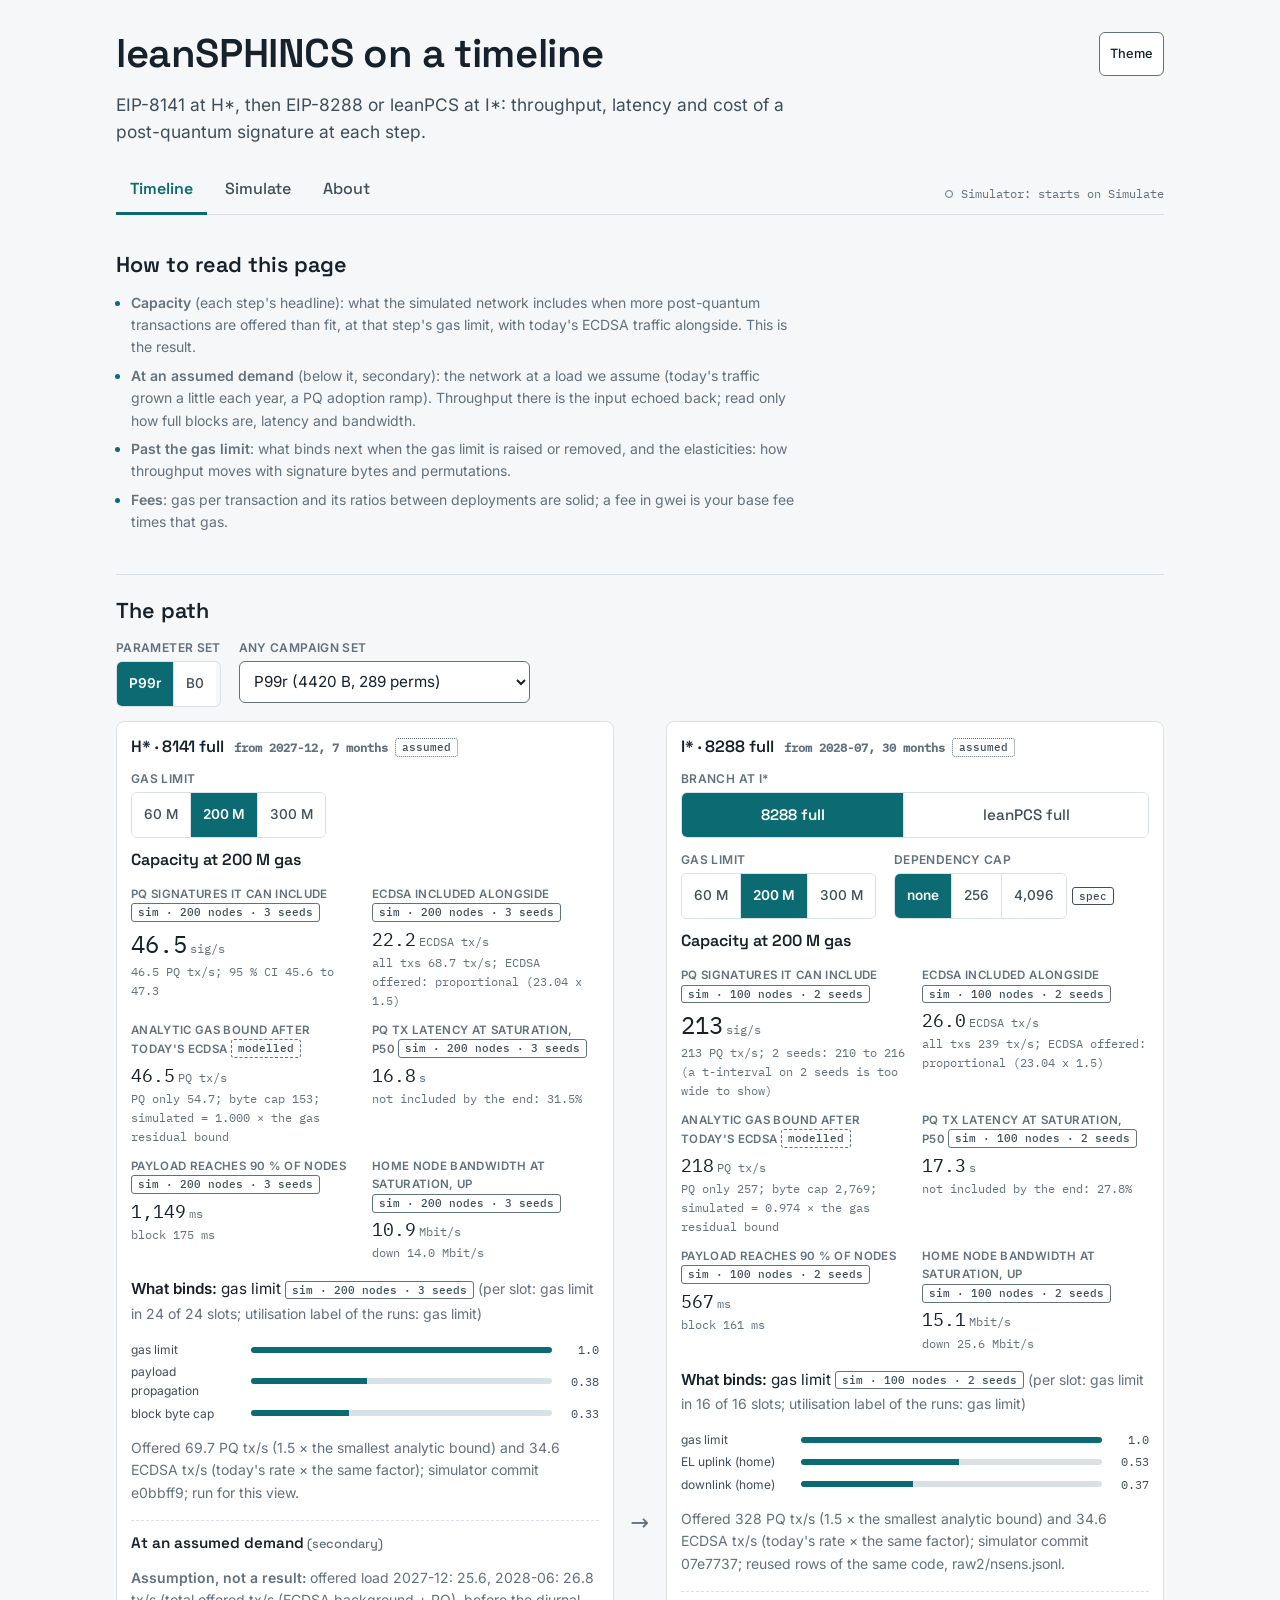
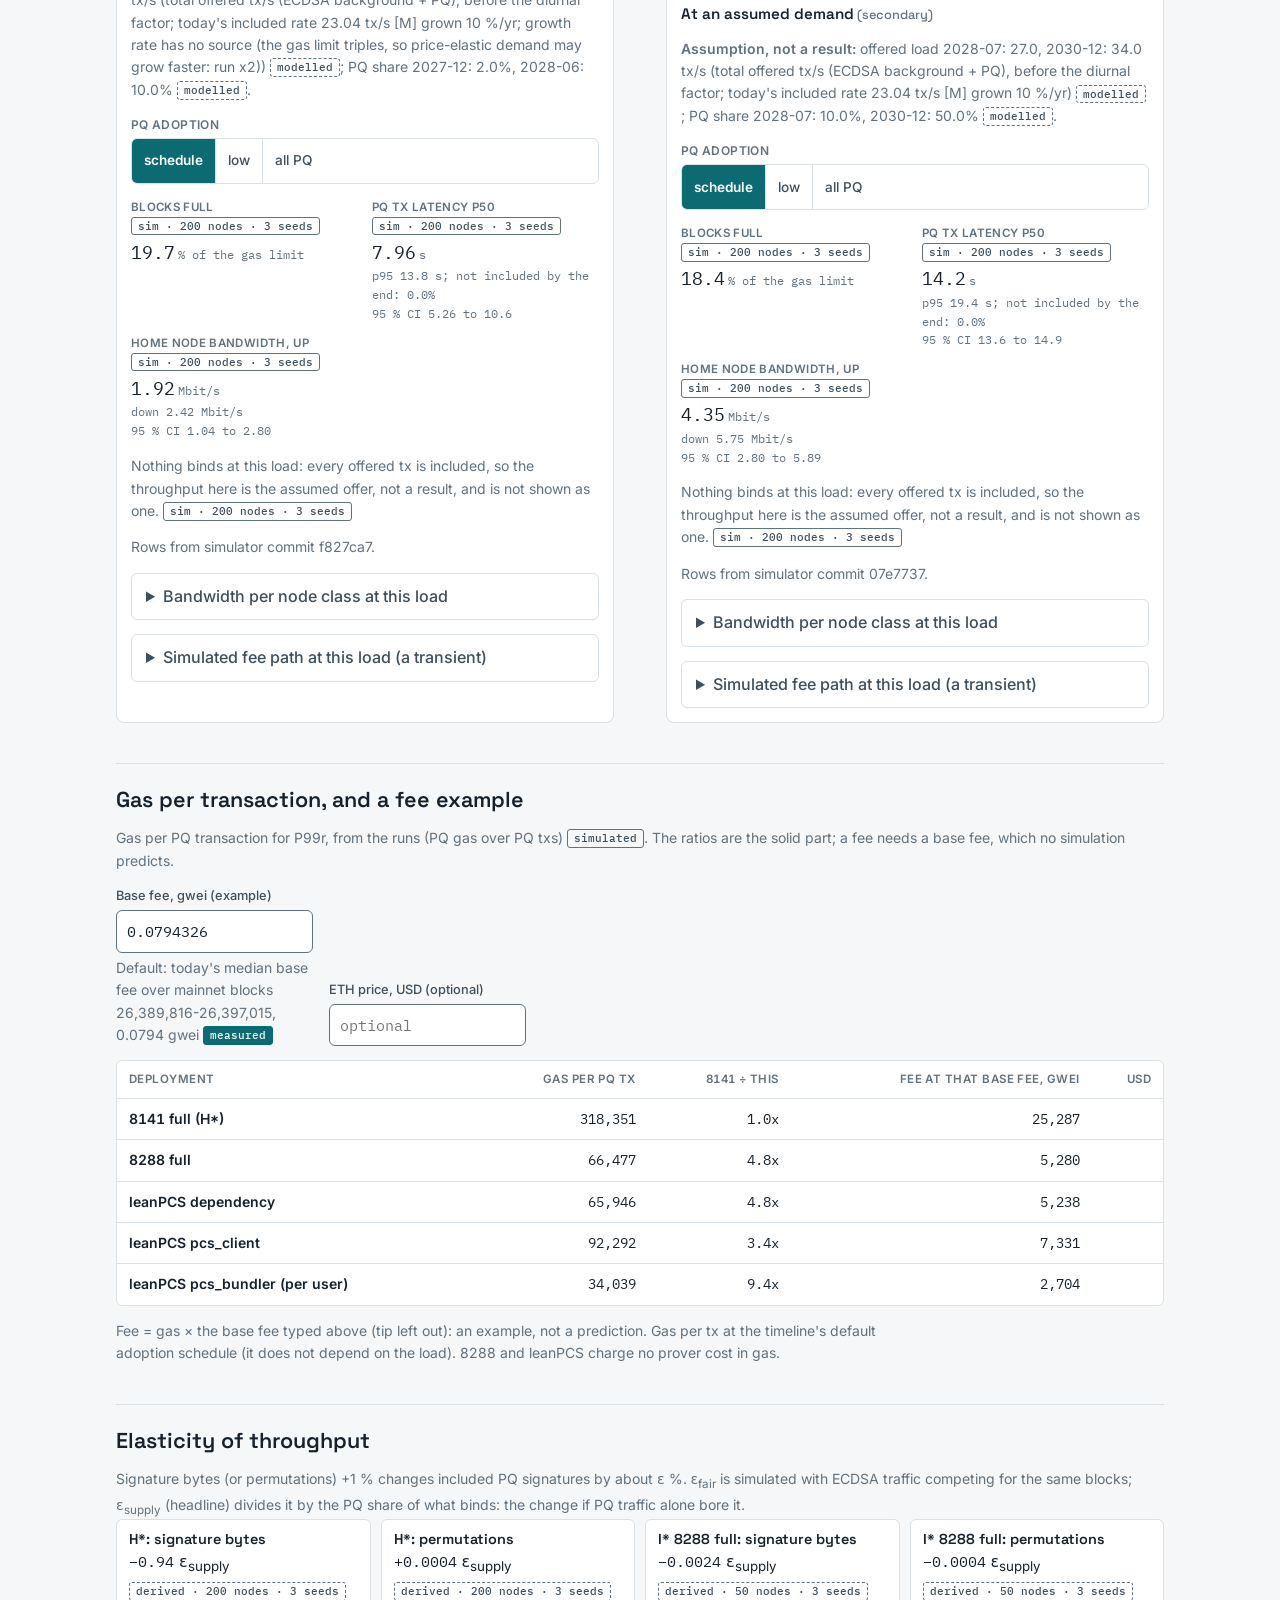
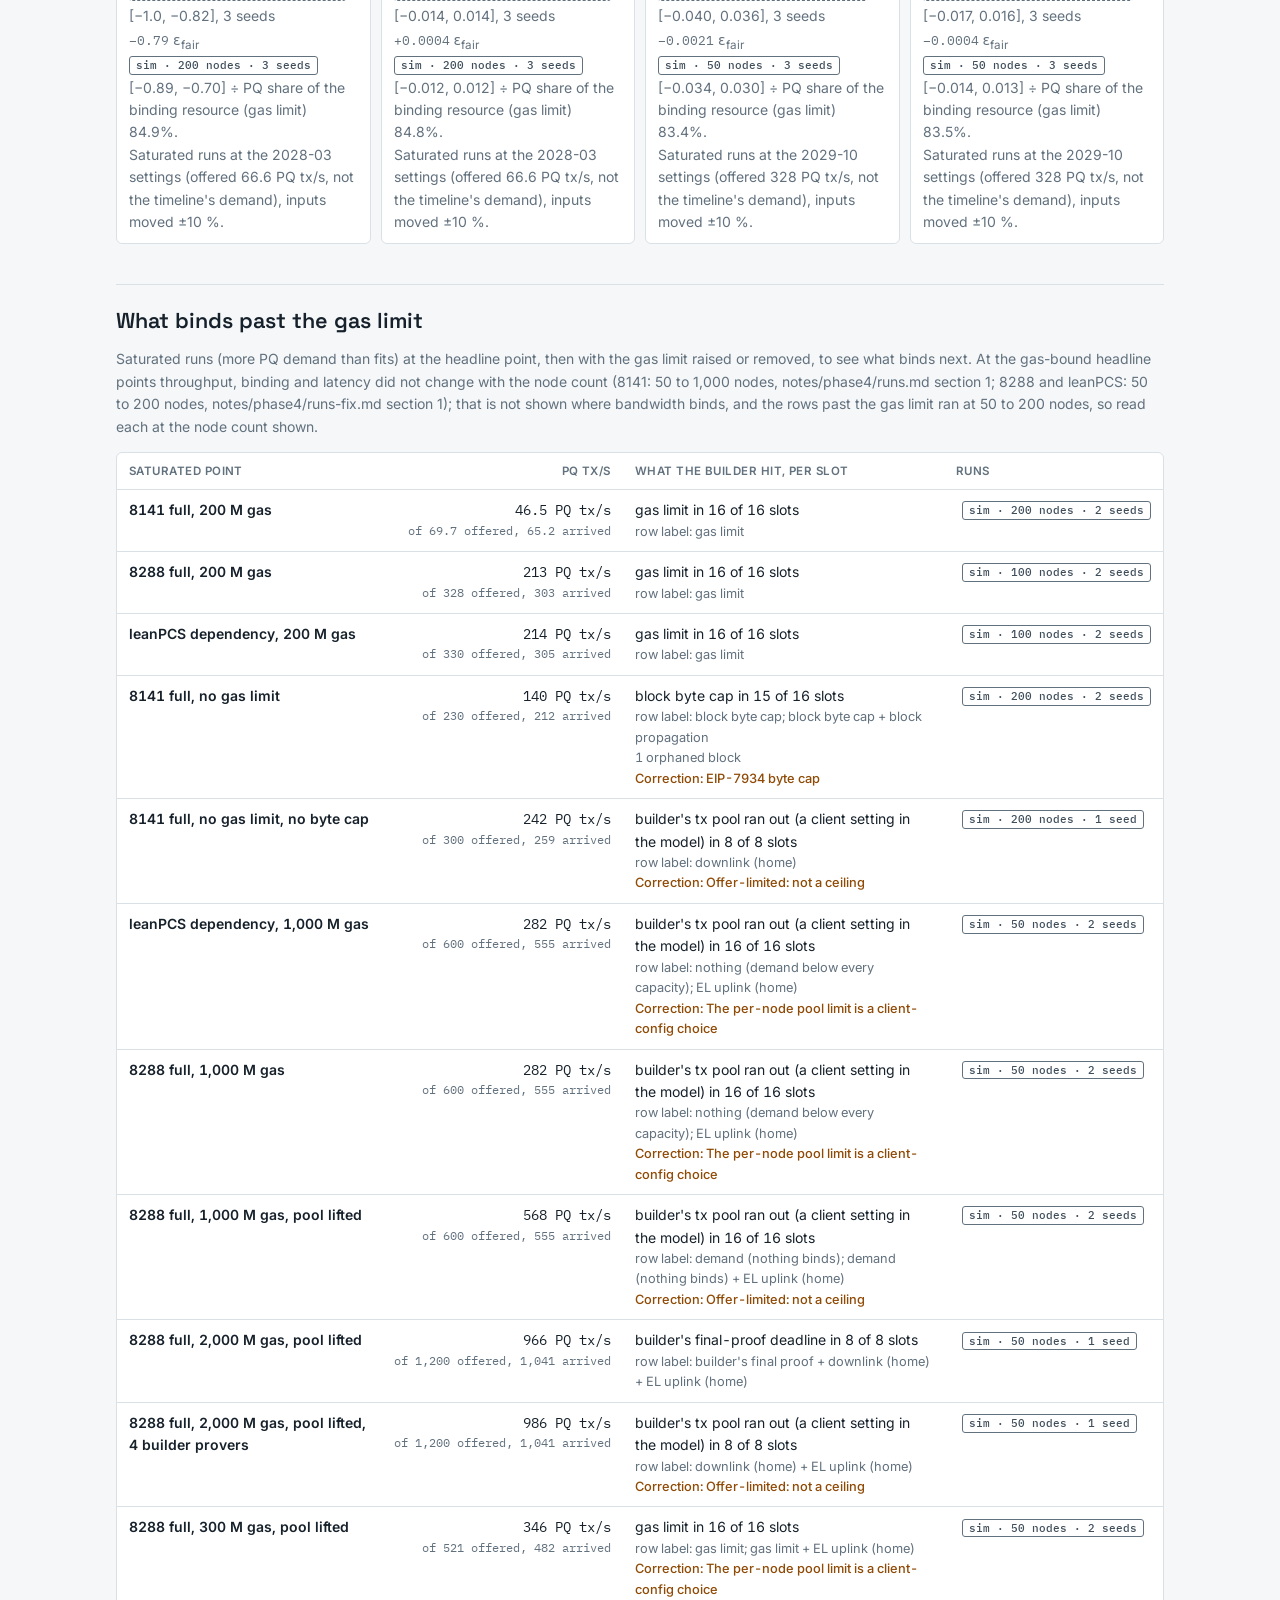
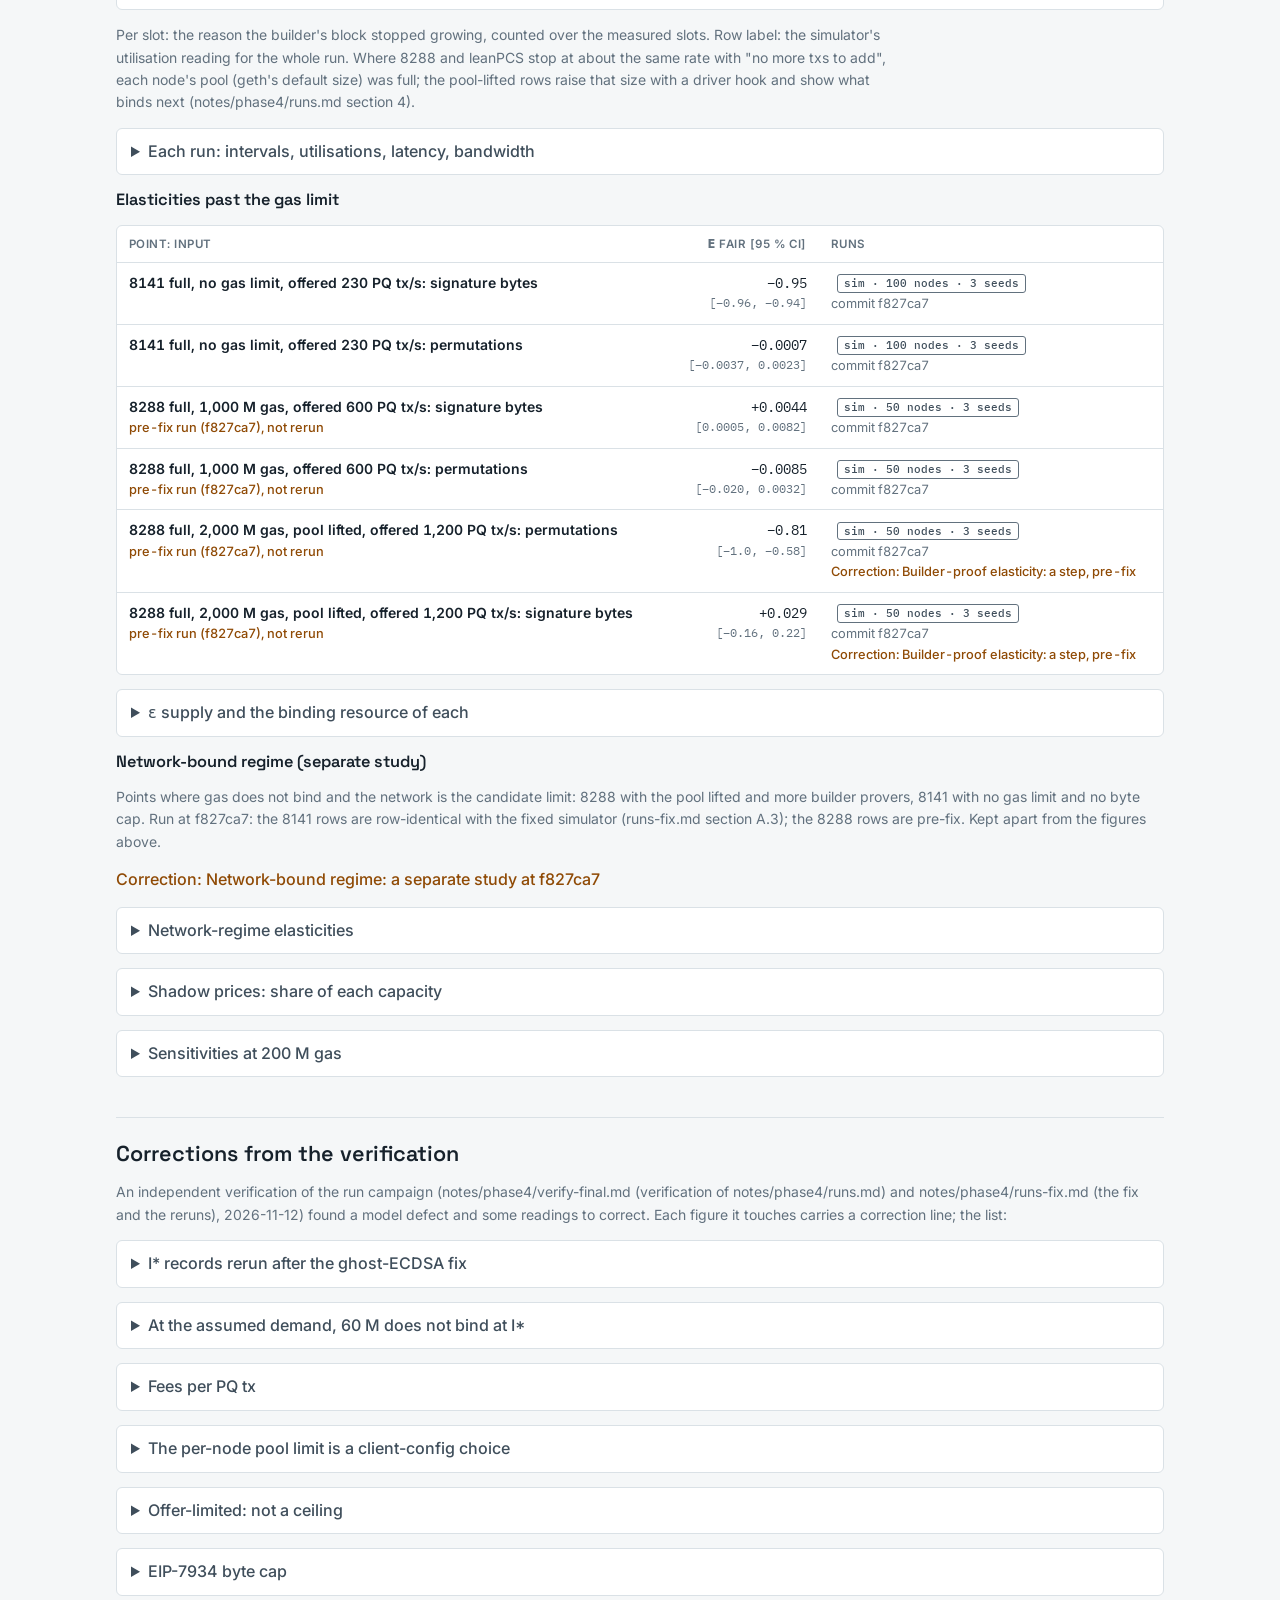
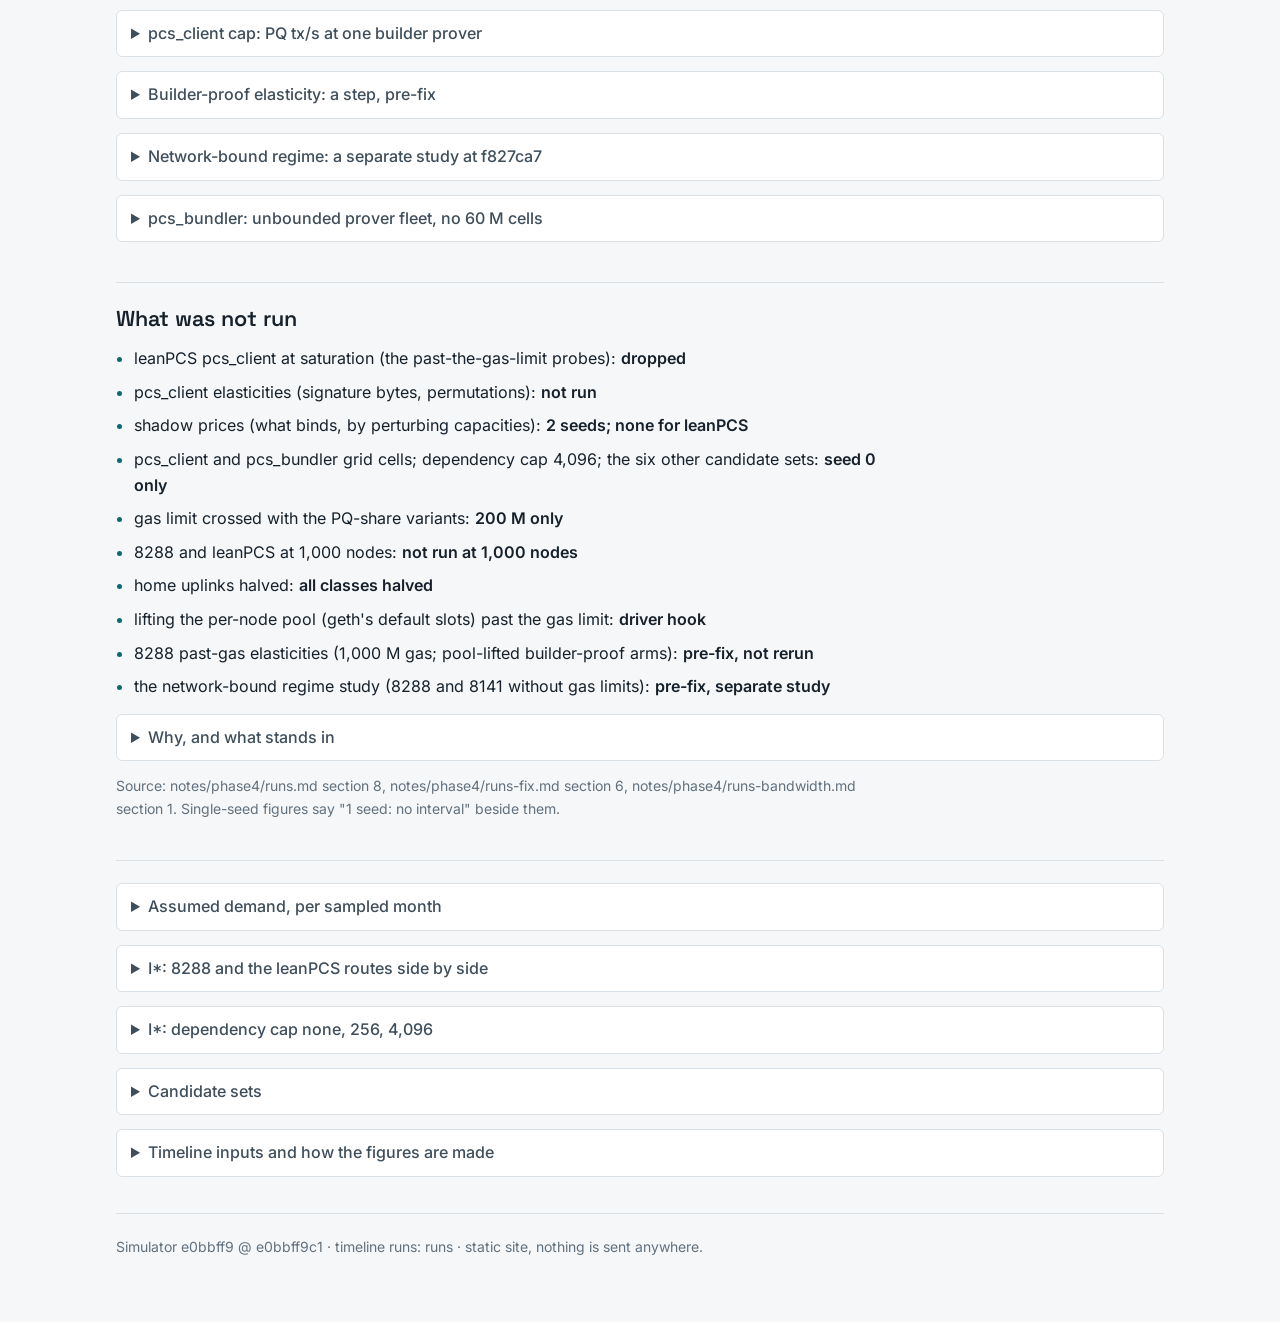
<file: index.html>
<!doctype html>
<html lang="en">
<head>
<meta charset="utf-8">
<meta name="viewport" content="width=device-width, initial-scale=1">
<meta name="color-scheme" content="light dark">
<title>leanSPHINCS timeline</title>
<meta name="description" content="Three deployments of a post-quantum signature on one timeline: EIP-8141 at H*, then EIP-8288 or leanPCS at I*, with the campaign's v3 network simulator running in the browser.">
<link rel="icon" href="favicon.svg" type="image/svg+xml">
<link rel="stylesheet" href="app.css">
<script type="module" src="js/main.mjs"></script>
</head>
<body>
<div class="page">

<header class="top">
  <div class="top-row">
    <h1>leanSPHINCS on a timeline</h1>
    <button type="button" class="theme-toggle" id="theme-toggle" aria-label="Switch colour theme">Theme</button>
  </div>
  <p class="lede">EIP-8141 at H*, then EIP-8288 or leanPCS at I*: throughput, latency and cost of a post-quantum signature at each step.</p>
  <div class="bar">
    <nav class="tabs" aria-label="Views">
      <a href="#timeline" data-view="timeline">Timeline</a>
      <a href="#simulate" data-view="simulate">Simulate</a>
      <a href="#about" data-view="about">About</a>
    </nav>
    <p class="engine-status" id="engine-status" role="status" aria-live="polite" data-state="idle">Simulator: starts on Simulate</p>
  </div>
</header>

<noscript><p class="fatal">This page needs JavaScript: it draws its figures from JSON files and runs the simulator in a Web Worker.</p></noscript>
<p class="fatal" id="fatal" role="alert" hidden></p>

<main id="view-timeline" class="view" data-view="timeline" hidden>
  <p class="fixture-banner" id="fixture-banner" hidden></p>
  <section aria-labelledby="tl-read-h" class="howto">
    <h2 id="tl-read-h">How to read this page</h2>
    <ul class="plain small">
      <li><strong>Capacity</strong> (each step's headline): what the simulated network includes when more post-quantum transactions are offered than fit, at that step's gas limit, with today's ECDSA traffic alongside. This is the result.</li>
      <li><strong>At an assumed demand</strong> (below it, secondary): the network at a load we assume (today's traffic grown a little each year, a PQ adoption ramp). Throughput there is the input echoed back; read only how full blocks are, latency and bandwidth.</li>
      <li><strong>Past the gas limit</strong>: what binds next when the gas limit is raised or removed, and the elasticities: how throughput moves with signature bytes and permutations.</li>
      <li><strong>Fees</strong>: gas per transaction and its ratios between deployments are solid; a fee in gwei is your base fee times that gas.</li>
    </ul>
  </section>
  <section aria-labelledby="tl-h">
    <h2 id="tl-h">The path</h2>
    <div id="tl-global" class="ctls"></div>
    <div id="tl-path" class="path"></div>
  </section>
  <section aria-labelledby="tl-gas-h">
    <h2 id="tl-gas-h">Gas per transaction, and a fee example</h2>
    <div id="tl-gas" class="stack"></div>
  </section>
  <section aria-labelledby="tl-eps-h">
    <h2 id="tl-eps-h">Elasticity of throughput</h2>
    <div id="tl-eps"></div>
  </section>
  <section aria-labelledby="tl-beyond-h">
    <h2 id="tl-beyond-h">What binds past the gas limit</h2>
    <div id="tl-beyond" class="stack"></div>
  </section>
  <section aria-labelledby="tl-corr-h">
    <h2 id="tl-corr-h">Corrections from the verification</h2>
    <div id="tl-corrections" class="stack"></div>
  </section>
  <section aria-labelledby="tl-dropped-h">
    <h2 id="tl-dropped-h">What was not run</h2>
    <div id="tl-dropped" class="stack"></div>
  </section>
  <section aria-labelledby="tl-more-h">
    <h2 id="tl-more-h" class="sr-only">More</h2>
    <div id="tl-more" class="stack"></div>
  </section>
</main>

<main id="view-simulate" class="view" data-view="simulate" hidden>
  <section aria-labelledby="sim-h">
    <h2 id="sim-h">Run the simulator here</h2>
    <p class="small" id="sim-intro"></p>
    <form id="sim-form" novalidate>
      <div id="sim-fields" class="stack"></div>
      <p class="small" id="sim-limits"></p>
      <div class="actions">
        <button type="submit" class="primary" id="sim-run">Run</button>
        <button type="button" id="sim-cancel" disabled>Cancel</button>
        <p class="status" id="sim-status" role="status" aria-live="polite"></p>
      </div>
      <div class="progress"><progress id="sim-progress" max="1" value="0" hidden></progress><span class="small" id="sim-progress-text"></span></div>
    </form>
  </section>
  <section aria-labelledby="sim-res-h" id="sim-result-section">
    <h2 id="sim-res-h">Result</h2>
    <div id="sim-result"><p class="small dim">No run yet.</p></div>
  </section>
</main>

<main id="view-about" class="view" data-view="about" hidden>
  <section aria-labelledby="ab-h">
    <h2 id="ab-h">About</h2>
    <div id="ab-body" class="stack"></div>
  </section>
</main>

<footer>
  <p id="build-line">Static site; nothing is sent anywhere.</p>
</footer>
</div>
</body>
</html>
</file>
<file: app.css>
/* The tool shares the visual language of the one-page summary
   (share/leansphincs-scenarios.html): its colour tokens, the three typefaces,
   the table style and the evidence chips. Fonts are vendored in fonts/ (SIL
   Open Font License); no request leaves the site. */

@font-face {
  font-family: "Inter";
  font-style: normal;
  font-weight: 400 600;
  font-display: swap;
  src: url("fonts/inter-var.woff2") format("woff2");
}
@font-face {
  font-family: "Space Grotesk";
  font-style: normal;
  font-weight: 500 600;
  font-display: swap;
  src: url("fonts/space-grotesk-var.woff2") format("woff2");
}
@font-face {
  font-family: "IBM Plex Mono";
  font-style: normal;
  font-weight: 400;
  font-display: swap;
  src: url("fonts/plex-mono-400.woff2") format("woff2");
}
@font-face {
  font-family: "IBM Plex Mono";
  font-style: normal;
  font-weight: 500;
  font-display: swap;
  src: url("fonts/plex-mono-500.woff2") format("woff2");
}

:root {
  --bg: #F5F7F8;
  --surface: #FFFFFF;
  --ink: #16212B;
  --ink-2: #3F4E5B;
  --muted: #62717E;
  --rule: #DAE1E6;
  --accent: #0B6A72;
  --accent-soft: #E1EFF0;
  --warn: #8F4A05;
  --warn-soft: #FBEFDD;
  --font-display: "Space Grotesk", "Helvetica Neue", Arial, sans-serif;
  --font-body: "Inter", system-ui, -apple-system, "Segoe UI", Roboto, sans-serif;
  --font-data: "IBM Plex Mono", ui-monospace, "SFMono-Regular", Menlo, Consolas, monospace;
  color-scheme: light;
}
@media (prefers-color-scheme: dark) {
  :root:not([data-theme="light"]) {
    --bg: #0E141A; --surface: #151D25; --ink: #E7EDF2; --ink-2: #C3CDD6; --muted: #93A2B0;
    --rule: #27333E; --accent: #62C6CC; --accent-soft: #11333A; --warn: #F0B36A; --warn-soft: #33250F;
    color-scheme: dark;
  }
}
:root[data-theme="dark"] {
  --bg: #0E141A; --surface: #151D25; --ink: #E7EDF2; --ink-2: #C3CDD6; --muted: #93A2B0;
  --rule: #27333E; --accent: #62C6CC; --accent-soft: #11333A; --warn: #F0B36A; --warn-soft: #33250F;
  color-scheme: dark;
}

*, *::before, *::after { box-sizing: border-box; }
html { -webkit-text-size-adjust: 100%; }
body {
  margin: 0;
  background: var(--bg);
  color: var(--ink);
  font-family: var(--font-body);
  font-size: 16px;
  line-height: 1.6;
}
[hidden] { display: none !important; }

.page {
  max-width: 1080px;
  margin-inline: auto;
  padding-block: 32px 64px;
  padding-left: max(16px, env(safe-area-inset-left, 0px));
  padding-right: max(16px, env(safe-area-inset-right, 0px));
  display: flex;
  flex-direction: column;
  gap: 36px;
}
.page > header, .page > footer, .view > section {
  display: flex;
  flex-direction: column;
  gap: 14px;
  min-width: 0;
}
.view { display: flex; flex-direction: column; gap: 40px; min-width: 0; }
.view > section { border-top: 1px solid var(--rule); padding-top: 22px; }
.view > section:first-child { border-top: 0; padding-top: 0; }
.page > footer { border-top: 1px solid var(--rule); padding-top: 22px; color: var(--muted); font-size: 0.875rem; }

.eyebrow {
  font-family: var(--font-data);
  font-size: 0.75rem;
  letter-spacing: 0.08em;
  text-transform: uppercase;
  color: var(--accent);
  margin: 0;
}
h1, h2, h3, h4 { font-family: var(--font-display); font-weight: 600; margin: 0; text-wrap: balance; }
h1 { font-size: clamp(1.7rem, 4.4vw, 2.5rem); line-height: 1.12; letter-spacing: -0.01em; }
h2 { font-size: 1.35rem; line-height: 1.25; }
h3 { font-size: 1.02rem; line-height: 1.3; }
h4 { font-size: 0.95rem; line-height: 1.3; }
p { margin: 0; }
a { color: var(--accent); text-underline-offset: 2px; }
.prose { max-width: 68ch; display: flex; flex-direction: column; gap: 12px; }
.lede { font-size: 1.08rem; color: var(--ink-2); max-width: 62ch; }
.small { font-size: 0.875rem; color: var(--muted); }
code, .mono { font-family: var(--font-data); font-size: 0.92em; }
strong { font-weight: 600; }
.stack { display: flex; flex-direction: column; gap: 14px; min-width: 0; }

:focus-visible { outline: 2px solid var(--accent); outline-offset: 2px; border-radius: 3px; }

/* evidence chips: solid = measured, outlined accent = counted, outlined neutral = simulated, dashed = modelled */
.ev {
  display: inline-block;
  font-family: var(--font-data);
  font-size: 0.7rem;
  font-weight: 500;
  line-height: 1.5;
  padding: 0 6px;
  border-radius: 3px;
  border: 1px solid var(--muted);
  color: var(--ink-2);
  white-space: nowrap;
  vertical-align: 0.08em;
}
.ev.m { background: var(--accent); border-color: var(--accent); color: var(--surface); }
.ev.c { border-color: var(--accent); color: var(--accent); }
.ev.o { border-style: dashed; }
.legend { display: flex; flex-wrap: wrap; gap: 8px 20px; list-style: none; padding: 0; margin: 0; font-size: 0.875rem; color: var(--ink-2); }
.legend li { display: flex; gap: 8px; align-items: baseline; }
.rawtag { font-family: var(--font-data); font-size: 0.86em; color: var(--muted); }

/* view switch and simulator status */
.bar {
  display: flex; flex-wrap: wrap; align-items: flex-end; justify-content: space-between;
  gap: 8px 24px; border-bottom: 1px solid var(--rule); margin-top: 6px;
}
.tabs { display: flex; gap: 4px; }
.tabs a {
  display: inline-block; padding: 10px 14px; margin-bottom: -1px;
  font-family: var(--font-display); font-weight: 500; font-size: 1rem;
  color: var(--ink-2); text-decoration: none;
  border-bottom: 3px solid transparent; border-radius: 4px 4px 0 0;
}
.tabs a:hover { color: var(--ink); background: var(--accent-soft); }
.tabs a[aria-current="page"] { color: var(--accent); border-bottom-color: var(--accent); font-weight: 600; }
.engine-status {
  font-family: var(--font-data); font-size: 0.75rem; color: var(--muted);
  padding: 0 0 10px; min-height: 2.2em; display: flex; align-items: center; gap: 8px;
}
.engine-status::before {
  content: ""; width: 8px; height: 8px; border-radius: 50%; flex: none;
  border: 1.5px solid var(--muted); background: transparent;
}
.engine-status[data-state="ready"]::before { background: var(--accent); border-color: var(--accent); }
.engine-status[data-state="running"]::before { background: var(--accent); border-color: var(--accent); animation: pulse 1s ease-in-out infinite; }
.engine-status[data-state="loading"]::before { animation: pulse 1s ease-in-out infinite; }
.engine-status[data-state="failed"] { color: var(--warn); }
.engine-status[data-state="failed"]::before { background: var(--warn); border-color: var(--warn); }
@keyframes pulse { 50% { opacity: 0.25; } }
@media (prefers-reduced-motion: reduce) { .engine-status::before { animation: none !important; } }

.fatal {
  background: var(--warn-soft); color: var(--ink); border: 1px solid var(--warn); border-radius: 6px;
  padding: 12px 14px; font-size: 0.95rem; overflow-wrap: anywhere;
}

/* tables */
.scroll {
  overflow-x: auto;
  background: var(--surface);
  border: 1px solid var(--rule);
  border-radius: 6px;
  min-width: 0;
}
table { border-collapse: collapse; width: 100%; font-size: 0.875rem; font-variant-numeric: tabular-nums; }
table.wide { min-width: 900px; }
table.mid { min-width: 620px; }
th, td { padding: 9px 12px; text-align: left; vertical-align: top; border-bottom: 1px solid var(--rule); }
thead th {
  font-family: var(--font-body);
  font-size: 0.72rem;
  font-weight: 600;
  letter-spacing: 0.04em;
  text-transform: uppercase;
  color: var(--muted);
  vertical-align: bottom;
}
thead th .ev { text-transform: none; letter-spacing: 0; margin-top: 4px; }
tbody tr:last-child th, tbody tr:last-child td { border-bottom: 0; }
tbody:not(:last-child) tr:last-child th, tbody:not(:last-child) tr:last-child td { border-bottom: 1px solid var(--rule); }
tbody th { font-weight: 600; color: var(--ink); }
table.wide tbody th[scope="row"] { min-width: 190px; }
td.n, th.n { text-align: right; font-family: var(--font-data); white-space: nowrap; }
thead th.n { font-family: var(--font-body); white-space: nowrap; }
td .sub, th .sub { display: block; font-weight: 400; font-size: 0.8rem; color: var(--muted); font-family: var(--font-body); white-space: normal; }
td.n .sub { font-family: var(--font-data); font-size: 0.74rem; white-space: nowrap; }
td .ev, th .ev { margin-left: 6px; }
tr.pick th, tr.pick td { background: var(--accent-soft); }
tr.group th {
  background: var(--bg); font-family: var(--font-display); font-size: 0.9rem; font-weight: 600;
  color: var(--ink); padding-top: 12px;
}
tr.empty td { color: var(--muted); font-style: normal; }
.tag {
  display: inline-block; font-family: var(--font-data); font-size: 0.68rem; font-weight: 500;
  padding: 0 6px; border-radius: 3px; background: var(--accent); color: var(--surface); white-space: nowrap;
}
.no { color: var(--warn); font-weight: 600; }
.note { font-size: 0.875rem; color: var(--muted); max-width: 86ch; }
.note .ev { margin-right: 2px; }
.dim { color: var(--muted); }

/* the bar under a throughput figure: one series, the accent colour */
.barcell { display: block; height: 4px; margin-top: 5px; background: var(--rule); border-radius: 2px; overflow: hidden; min-width: 72px; }
.barcell > span { display: block; height: 100%; background: var(--accent); border-radius: 2px; }

ul.plain { margin: 0; padding-left: 1.1em; display: flex; flex-direction: column; gap: 8px; max-width: 76ch; }
ul.plain li::marker { color: var(--accent); }

/* cards and definition rows */
.card {
  background: var(--surface); border: 1px solid var(--rule); border-radius: 6px;
  padding: 14px 16px; display: flex; flex-direction: column; gap: 8px; min-width: 0;
}
.card.warn { border-color: var(--warn); background: var(--warn-soft); }
.card p { max-width: 80ch; }
.facts { display: flex; flex-wrap: wrap; gap: 4px 22px; margin: 0; padding: 0; list-style: none; font-size: 0.875rem; color: var(--ink-2); }
.facts b { font-weight: 600; color: var(--muted); font-size: 0.72rem; letter-spacing: 0.04em; text-transform: uppercase; margin-right: 6px; }
dl.kv { display: grid; grid-template-columns: minmax(110px, 190px) 1fr; gap: 6px 16px; margin: 0; font-size: 0.875rem; }
dl.kv dt { color: var(--muted); font-weight: 600; font-size: 0.72rem; letter-spacing: 0.04em; text-transform: uppercase; padding-top: 3px; }
dl.kv dd { margin: 0; color: var(--ink-2); overflow-wrap: anywhere; }
@media (max-width: 520px) { dl.kv { grid-template-columns: 1fr; gap: 0 0; } dl.kv dd { margin-bottom: 8px; } }

details { border: 1px solid var(--rule); border-radius: 6px; background: var(--surface); min-width: 0; }
details > summary { cursor: pointer; padding: 10px 14px; font-weight: 500; color: var(--ink-2); }
details[open] > summary { border-bottom: 1px solid var(--rule); }
details > :not(summary) { margin: 12px 14px; }

/* forms */
.formgrid { display: grid; grid-template-columns: repeat(auto-fill, minmax(170px, 1fr)); gap: 12px 16px; align-items: end; }
.formgrid.one { grid-template-columns: minmax(0, 640px); }
.field { display: flex; flex-direction: column; gap: 4px; min-width: 0; }
.field.wide { grid-column: span 2; }
.formgrid.one .field.wide { grid-column: auto; }
@media (max-width: 420px) { .field.wide { grid-column: 1 / -1; } }
.field label { font-size: 0.8rem; font-weight: 500; color: var(--ink-2); }
.field.check { flex-direction: row; align-items: center; gap: 8px; min-height: 42px; }
.field.check input { width: 18px; height: 18px; min-height: 0; margin: 0; accent-color: var(--accent); flex: none; }
.field.check label { font-size: 0.875rem; }
input, select, button {
  font: inherit; font-size: 0.95rem; color: var(--ink);
  background: var(--surface);
  border: 1px solid var(--muted); border-radius: 6px;
  padding: 8px 10px; min-height: 42px; width: 100%; min-width: 0;
}
input[type="number"] { font-family: var(--font-data); }
input:disabled, select:disabled { color: var(--muted); background: var(--bg); border-color: var(--rule); }
input:user-invalid { border-color: var(--warn); }
button { width: auto; cursor: pointer; font-weight: 500; padding-inline: 18px; }
button.primary { background: var(--accent); border-color: var(--accent); color: var(--surface); font-weight: 600; }
button:disabled { opacity: 0.5; cursor: default; }
button.link { border: 0; background: none; color: var(--accent); padding: 0; min-height: 0; text-decoration: underline; font-weight: 400; }
form { display: flex; flex-direction: column; gap: 14px; min-width: 0; }
form.formgrid { display: grid; }
#sim-fields { display: flex; flex-direction: column; gap: 14px; min-width: 0; }
.actions { display: flex; flex-wrap: wrap; align-items: center; gap: 10px 12px; }
.status { font-size: 0.875rem; color: var(--ink-2); min-height: 1.6em; overflow-wrap: anywhere; }
.actions .status { flex: 1 1 220px; }
.scroll.narrow { max-width: 640px; }
.status.error { color: var(--warn); font-weight: 500; }
.progress { display: flex; flex-direction: column; gap: 6px; min-height: 3.4em; }
progress { width: 100%; height: 8px; accent-color: var(--accent); border: 0; border-radius: 4px; overflow: hidden; background: var(--rule); appearance: none; -webkit-appearance: none; }
progress::-webkit-progress-bar { background: var(--rule); }
progress::-webkit-progress-value { background: var(--accent); }
progress::-moz-progress-bar { background: var(--accent); }

pre {
  margin: 0; font-family: var(--font-data); font-size: 0.8rem; line-height: 1.5;
  background: var(--surface); border: 1px solid var(--rule); border-radius: 6px;
  padding: 12px 14px; overflow: auto; max-width: 100%;
}
pre.cmd { white-space: pre-wrap; overflow-wrap: anywhere; min-height: 4.6em; }
/* room for the sentences that arrive with a result, so that little moves */
#sim-command { min-height: 6.2em; }
pre.json { max-height: 420px; white-space: pre-wrap; overflow-wrap: anywhere; }

@media (max-width: 520px) {
  .page { padding-block: 20px 48px; gap: 28px; }
  .view { gap: 32px; }
  .tabs a { padding: 10px 10px; }
  th, td { padding: 8px 10px; }
}
@media print {
  .scroll { overflow: visible; }
}

/* ---- web-v3 additions ------------------------------------------------- */
.ev.fx { border-color: #B3261E; color: #B3261E; border-style: dashed; font-weight: 600; }
.ev.a { border-style: dotted; }
.ev.s { border-color: var(--ink-2); }
:root[data-theme="dark"] .ev.fx { border-color: #FF8A80; color: #FF8A80; }
@media (prefers-color-scheme: dark) { :root:not([data-theme="light"]) .ev.fx { border-color: #FF8A80; color: #FF8A80; } }
.fixture-banner {
  border: 2px dashed #B3261E; border-radius: 6px; padding: 10px 14px;
  background: var(--warn-soft); color: var(--ink); font-size: 0.95rem;
}
:root[data-theme="dark"] .fixture-banner { border-color: #FF8A80; }
@media (prefers-color-scheme: dark) { :root:not([data-theme="light"]) .fixture-banner { border-color: #FF8A80; } }
.fixture-banner strong { color: #B3261E; }
:root[data-theme="dark"] .fixture-banner strong { color: #FF8A80; }
@media (prefers-color-scheme: dark) { :root:not([data-theme="light"]) .fixture-banner strong { color: #FF8A80; } }

.theme-toggle { font-size: 0.8rem; min-height: 44px; padding: 2px 10px; width: auto; flex: none; }
.top-row { display: flex; justify-content: space-between; align-items: flex-start; gap: 12px; }

/* the path */
.path { display: grid; grid-template-columns: minmax(0, 1fr) 28px minmax(0, 1fr); gap: 12px; align-items: stretch; }
.path .arrow { align-self: center; text-align: center; color: var(--muted); font-size: 1.4rem; }
@media (max-width: 720px) { .path { grid-template-columns: minmax(0, 1fr); } .path .arrow { transform: rotate(90deg); } }
.step { border: 1px solid var(--rule); border-radius: 8px; background: var(--surface); padding: 14px; display: flex; flex-direction: column; gap: 12px; min-width: 0; }
.step h3 { display: flex; flex-wrap: wrap; gap: 4px 10px; align-items: baseline; }
.step .when { font-family: var(--font-data); font-size: 0.78rem; color: var(--muted); }
.seg { display: inline-flex; flex-wrap: wrap; border: 1px solid var(--rule); border-radius: 6px; overflow: hidden; }
.seg button { border: 0; border-radius: 0; min-height: 44px; padding: 4px 12px; background: var(--surface); color: var(--ink-2); font-size: 0.85rem; }
.seg button + button { border-left: 1px solid var(--rule); }
.seg button[aria-pressed="true"] { background: var(--accent); color: var(--surface); font-weight: 600; }
.ctl { display: flex; flex-direction: column; gap: 4px; min-width: 0; }
.ctl > .lbl { font-size: 0.75rem; font-weight: 600; color: var(--muted); letter-spacing: 0.03em; text-transform: uppercase; }
.ctls { display: flex; flex-wrap: wrap; gap: 10px 18px; }
.branch-switch .seg button { font-family: var(--font-display); font-size: 0.95rem; padding: 6px 16px; }

.kpis { display: grid; grid-template-columns: repeat(auto-fill, minmax(150px, 1fr)); gap: 10px 14px; margin: 0; }
.kpi { display: flex; flex-direction: column; gap: 2px; min-width: 0; }
.kpi dt { font-size: 0.72rem; font-weight: 600; letter-spacing: 0.03em; text-transform: uppercase; color: var(--muted); }
.kpi dd { margin: 0; font-family: var(--font-data); font-size: 1.15rem; color: var(--ink); overflow-wrap: anywhere; }
.kpi dd .unit { font-size: 0.78rem; color: var(--muted); margin-left: 3px; }
.kpi dd .sub { display: block; font-size: 0.74rem; color: var(--muted); }
.kpi.big dd { font-size: 1.5rem; }
.na { color: var(--muted); }
.binds { font-family: var(--font-body); font-size: 0.95rem; }
.utilbars { display: flex; flex-direction: column; gap: 3px; font-size: 0.75rem; color: var(--ink-2); }
.utilbar { display: grid; grid-template-columns: 9.5em 1fr 3.4em; gap: 6px; align-items: center; }
.utilbar .t { height: 6px; background: var(--rule); border-radius: 3px; overflow: hidden; }
.utilbar .t > span { display: block; height: 100%; background: var(--accent); }
.utilbar .v { font-family: var(--font-data); text-align: right; }
.eps { display: grid; grid-template-columns: repeat(auto-fill, minmax(220px, 1fr)); gap: 10px; }
.eps .box { border: 1px solid var(--rule); border-radius: 6px; padding: 10px 12px; background: var(--surface); }

/* animation */
.anim-wrap { display: flex; flex-direction: column; gap: 8px; }
canvas.anim { width: 100%; max-width: 640px; aspect-ratio: 1 / 1; border: 1px solid var(--rule); border-radius: 6px; background: var(--surface); }
.anim-ctl { display: flex; flex-wrap: wrap; gap: 8px 12px; align-items: center; font-size: 0.85rem; }
.anim-ctl input[type="range"] { flex: 1 1 200px; min-height: 0; padding: 0; }
.swatch { display: inline-block; width: 10px; height: 10px; border-radius: 50%; margin-right: 4px; vertical-align: 0; }
textarea { font-family: var(--font-data); font-size: 0.85rem; width: 100%; min-height: 4.5em; border: 1px solid var(--rule); border-radius: 6px; background: var(--surface); color: var(--ink); padding: 8px; }
.sr-only { position: absolute; width: 1px; height: 1px; overflow: hidden; clip: rect(0 0 0 0); white-space: nowrap; }
.kpi dt .ev, .ctl .lbl .ev { text-transform: none; letter-spacing: 0; }
.branch-switch .seg { display: flex; } .branch-switch .seg button { flex: 1 1 auto; }
.anim-ctl select { width: auto; } .anim-ctl button { width: auto; }
.view > .fixture-banner + section { border-top: 0; padding-top: 0; }

@media (max-width: 520px) {
  #tl-more table { min-width: 0; font-size: 0.8rem; }
  #tl-more th, #tl-more td { padding: 6px 6px; }
  #tl-more td.n { white-space: normal; }
}

.kpi dt .ev, .box h4 .ev { white-space: normal; display: inline; line-height: 1.9; }
.box h4 { font-size: 0.9rem; }
table .ev { white-space: normal; }

@media (max-width: 520px) {
  table.stackable thead { display: none; }
  table.stackable, table.stackable tbody, table.stackable tr, table.stackable th, table.stackable td { display: block; width: 100%; }
  table.stackable tr { border-bottom: 1px solid var(--rule); padding: 6px 0; }
  table.stackable th, table.stackable td { border: 0; padding: 2px 10px; text-align: left; }
  table.stackable td.n { text-align: left; }
}
.card.warn { padding: 10px 12px; border-radius: 6px; display: flex; flex-direction: column; gap: 6px; }
.card.warn details { background: transparent; }
.sub.caveat { color: var(--warn); font-weight: 500; }

@media (max-width: 520px) {
  table.stackable td[data-label]::before { content: attr(data-label) ": "; color: var(--muted); font-family: var(--font-body); font-size: 0.78rem; }
  table.stackable th[scope="row"] { padding-top: 6px; }
  #tl-more table.mid { min-width: 0; }
}
.kpi dt .ev, .box h4 .ev, table .ev { white-space: nowrap; display: inline-block; line-height: 1.5; }
@media (max-width: 520px) {
  .kpis { grid-template-columns: minmax(0, 1fr); }
  .kpi dt .ev { display: inline-block; }
}
.box p, .box h4 { overflow-wrap: anywhere; }

.secondary { border-top: 1px dashed var(--rule); padding-top: 12px; margin-top: 4px; }
.secondary h4::after { content: " (secondary)"; color: var(--muted); font-weight: 400; font-size: 0.8rem; }
.howto ul { gap: 6px; }
section[data-capacity] h4 { font-size: 1rem; }
</file>
